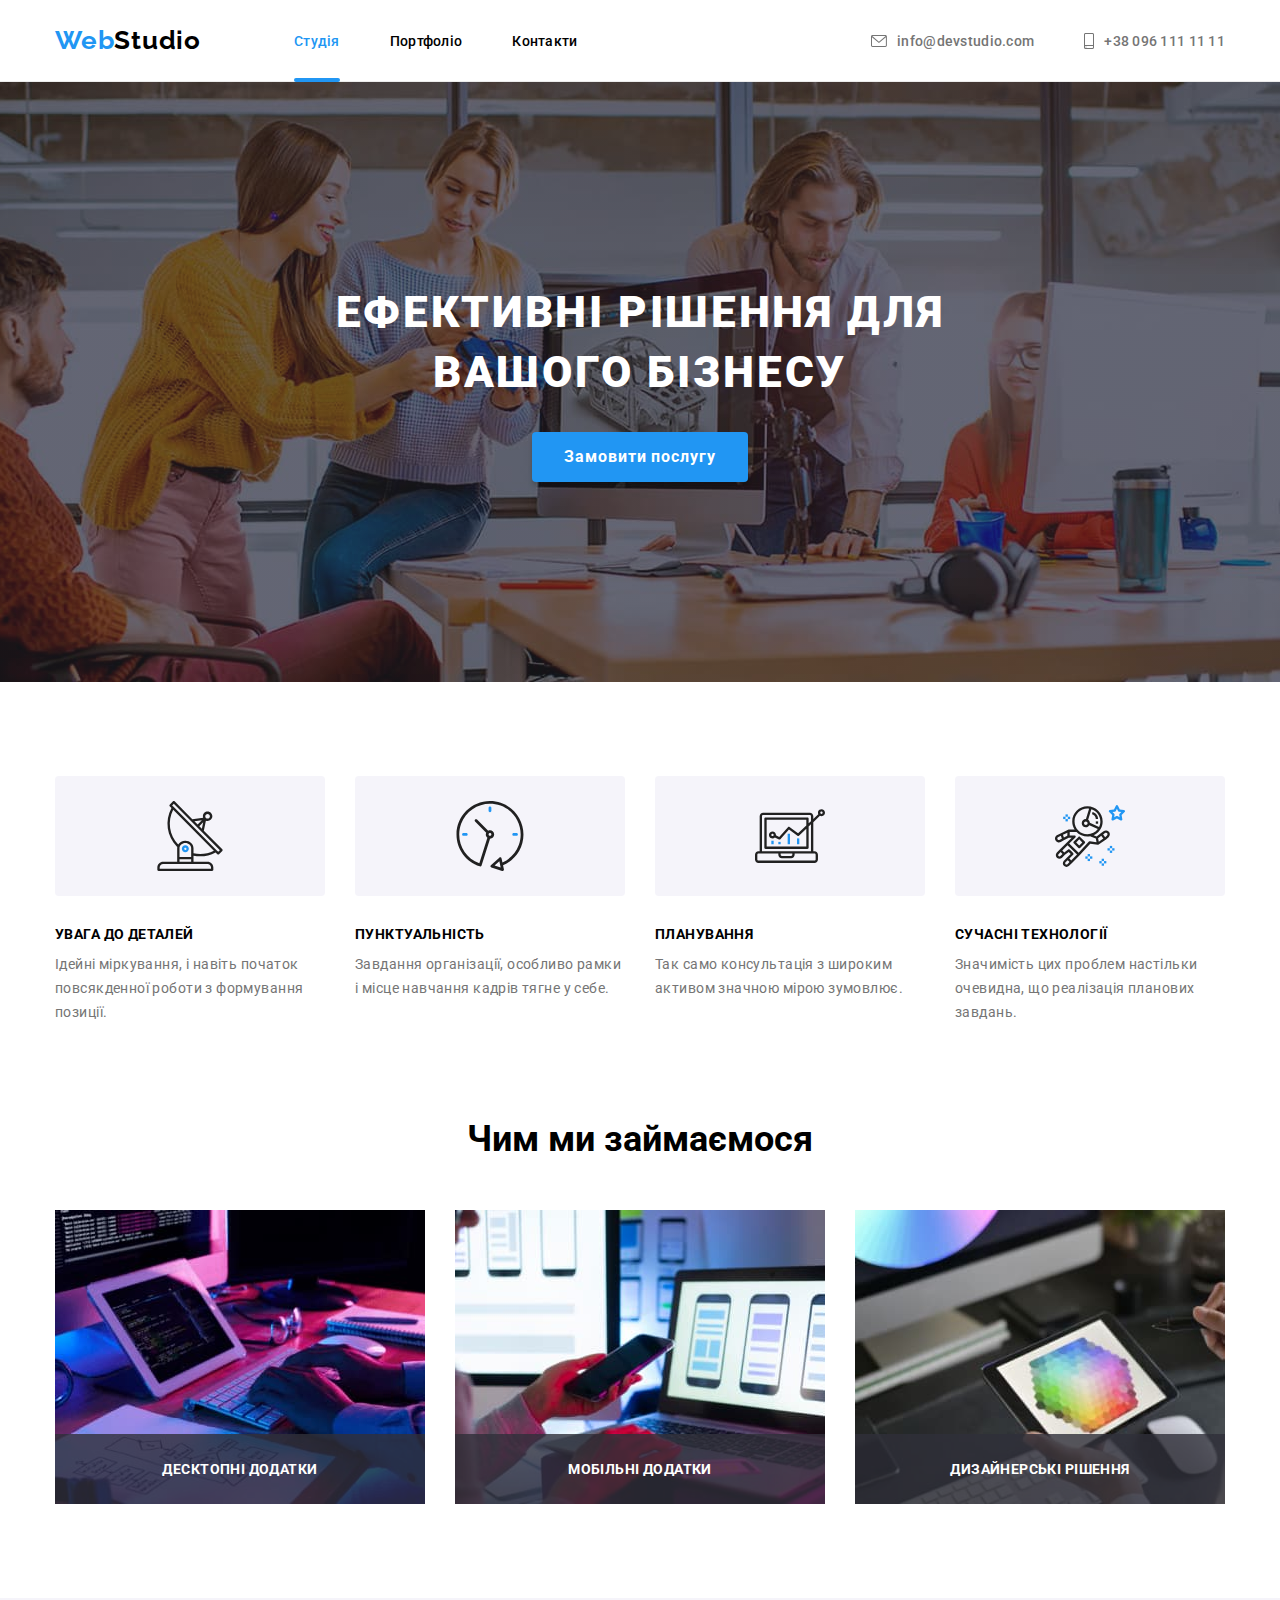
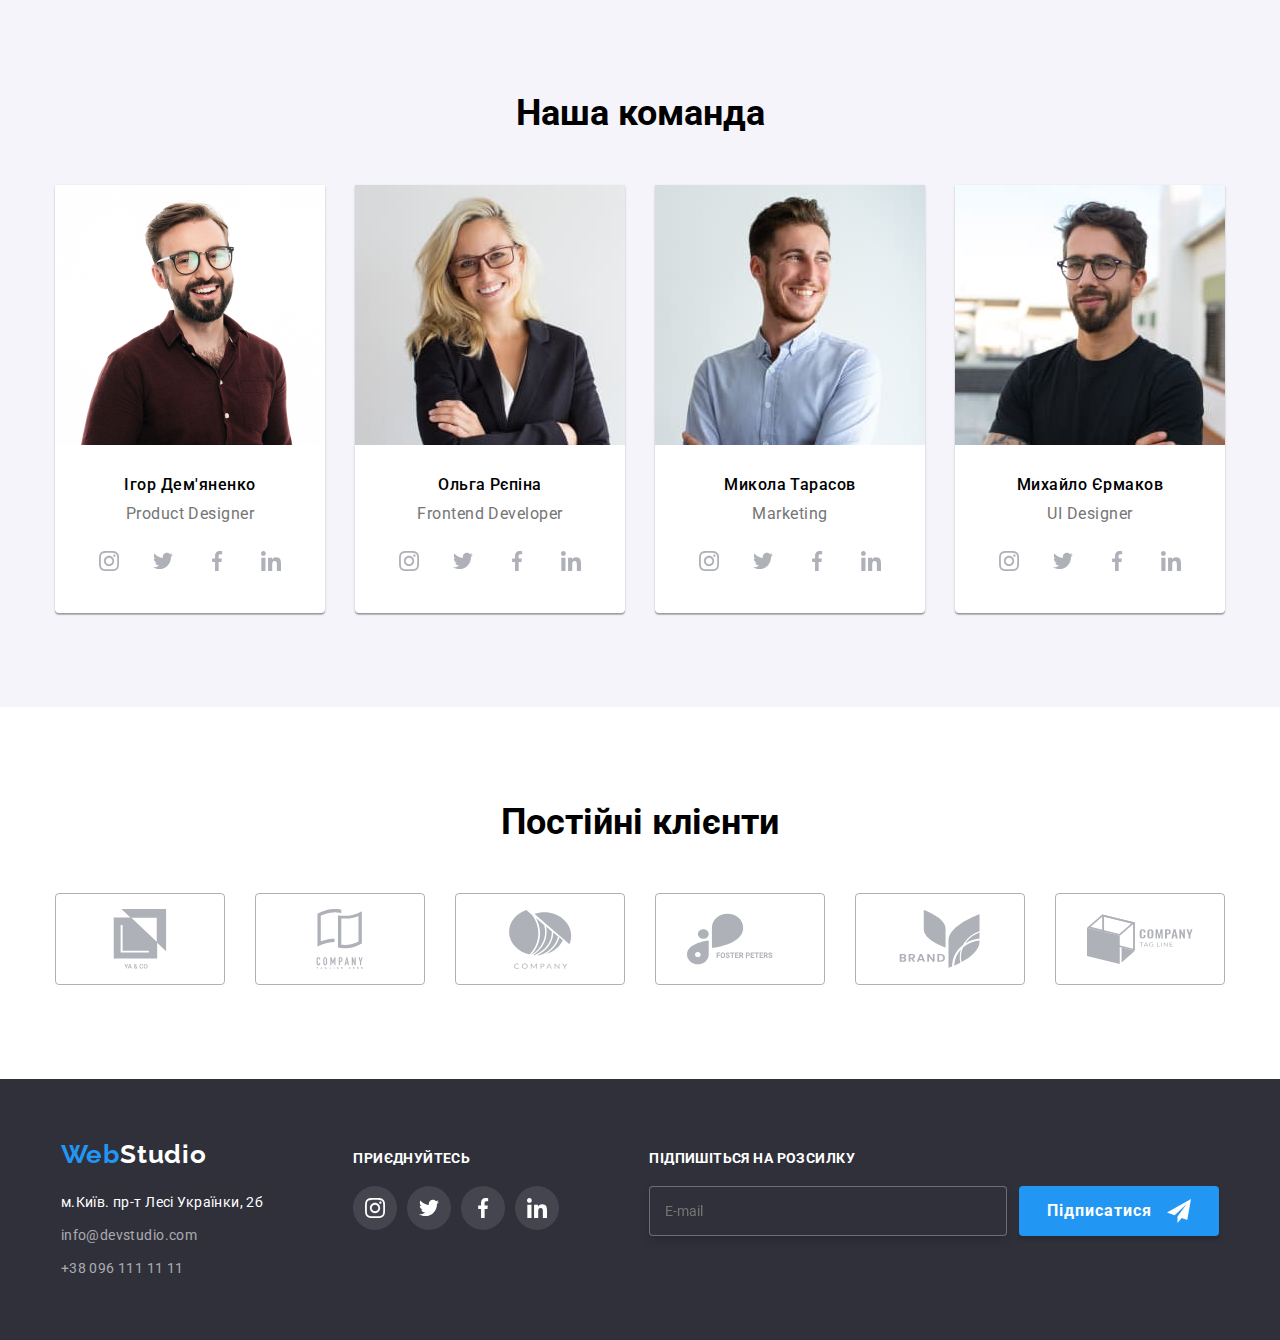
<file: index.html>
<!DOCTYPE html>
<html lang="uk">

<head>
  <meta charset="UTF-8">
  <meta http-equiv="X-UA-Compatible" content="IE=edge">
  <meta name="viewport" content="width=device-width, initial-scale=1.0">
  <link href="https://fonts.googleapis.com/css2?family=Raleway:wght@700&family=Roboto:wght@400;500;700;900&display=swap"
    rel="stylesheet">
  <link rel="stylesheet" href="https://cdnjs.cloudflare.com/ajax/libs/modern-normalize/1.1.0/modern-normalize.min.css">
  <link rel="stylesheet" href="css/main.min.css">
  <title>WebStudio</title>
</head>

<body>
  <!-- HEADER -->
  <header class="header">
    <div class="header__container container">
      <nav class="header__menu">
        <a href="/" class="logo__link logo"><span>Web</span>Studio</a>
        <ul class="menu__list">
          <li class="menu__item"><a href="#" class="menu__link active">Студія</a></li>
          <li class="menu__item"><a href="portfolio.html" class="menu__link">Портфоліо</a></li>
          <li class="menu__item"><a href="#" class="menu__link">Контакти</a></li>
        </ul>
      </nav>
      <ul class="header__contacts">
        <li class="header-contacts__item"><a href="mailto:info@devstudio.com" class="header-contacts__link link--mail">
            <svg class="contacts__icon icon--mail" width="16px" height="12px">
              <use href="./images/icons.svg#envelope"></use>
            </svg>
            info@devstudio.com</a></li>
        <li class="header-contacts__item"><a href="tel:+380961111111" class="header-contacts__link link--tel">
            <svg class="contacts__icon icon--tel" width="10px" height="16px">
              <use href="./images/icons.svg#smartphone"></use>
            </svg>+38 096
            111 11 11</a></li>
      </ul>
      <!-- MobMenu -->
      <button class="mob-menu__btn mob-menu__btn_open" data-menu-open>
        <svg class="mob-menu__icon" width="24" height="16">
          <use href="./images/icons.svg#icon-burger"></use>
        </svg>
      </button>
      <div class="mob-menu_container">
        <div class="mob-menu mob-menu_flex is-hidden" data-menu>
          <div>
            <button class="mob-menu__btn mob-menu__btn_close" data-menu-close>
              <svg class="mob-menu__icon mob-menu__icon_cross" width="40" height="40">
                <use href="./images/icons.svg#icon-close"></use>
              </svg>
            </button>
            <ul class="mob-menu-list list">
              <li class="mob-menu-list__item">
                <a class="mob-menu-list__link active" href="./index.html">Студія</a>
              </li>
              <li class="mob-menu-list__item">
                <a class="mob-menu-list__link" href="./portfolio.html">Портфоліо</a>
              </li>
              <li class="mob-menu-list__item">
                <a class="mob-menu-list__link" href="">Контакти</a>
              </li>
            </ul>
          </div>
          <div class="mob-menu-list__down">
            <ul class="mob-menu-list__contacts">
              <li class="mob-menu-list__contacts-item"><a class="mob-menu-list__tell" href="tel:+380961111111">
                  +38 096 111 11 11</a>
              </li>
              <li class="mob-menu-list__contacts-item">
                <a class="mob-menu-list__mail" href="mailto:info@devstudio.com">info@devstudio.com</a>
              </li>
            </ul>
            <ul class="mob-menu-list__social">
              <li class="mob-menu-list__social-item">Instagram</li>
              <li class="mob-menu-list__social-item">Twitter</li>
              <li class="mob-menu-list__social-item">Facebook</li>
              <li class="mob-menu-list__social-item">LinkedIn</li>
            </ul>
          </div>
        </div>
      </div>

    </div>
  </header>
  <!-- /HEADER -->

  <!-- MAIN -->
  <main class="page">
    <!-- INTRO -->
    <section class="intro">
      <div class="intro__container container">
        <h1 class="intro__title">Ефективні рішення для вашого бізнесу</h1>
        <button type="button" class="intro__button" data-modal-open>Замовити послугу</button>
      </div>
    </section>
    <!-- ADVANTAGES -->
    <section class="section advantages">
      <div class="advantages__container container">
        <h2 class="advantages__title--hidden title-block">Принцип роботи</h2>
        <ul class="advantages__list">
          <li class="advantages__item advantages__item--antenna">
            <h3 class="advantages__subtitle">УВАГА ДО ДЕТАЛЕЙ</h3>
            <p class="advantages__text">Ідейні міркування, і навіть початок повсякденної роботи з формування позиції.
            </p>
          </li>
          <li class="advantages__item advantages__item--clock">
            <h3 class="advantages__subtitle">ПУНКТУАЛЬНІСТЬ</h3>
            <p class="advantages__text">Завдання організації, особливо рамки і місце навчання кадрів тягне у себе.</p>
          </li>
          <li class="advantages__item advantages__item--diagram">
            <h3 class="advantages__subtitle">ПЛАНУВАННЯ</h3>
            <p class="advantages__text">Так само консультація з широким активом значною мірою зумовлює.</p>
          </li>
          <li class="advantages__item advantages__item--astronaut">
            <h3 class="advantages__subtitle">СУЧАСНІ ТЕХНОЛОГІЇ</h3>
            <p class="advantages__text">Значимість цих проблем настільки очевидна, що реалізація планових завдань.</p>
          </li>
        </ul>
      </div>
    </section>
    <!-- What-We-Do -->
    <section class="section whatwedo">
      <div class="whatwedo__container container">
        <h2 class="whatwedo__title title-block">Чим ми займаємося</h2>
        <ul class="whatwedo__gallery gallery">
          <li class="whatwedo__item">
            <img srcset="images/whatwedo/whatwedo_img1@2x.jpg 2x" src="images/whatwedo/whatwedo_img1.jpg"
              alt="людина працює за комп'ютером" width="370" />
            <div class="whatwedo__overlay">
              <p class="whatwedo__text">Десктопні додатки</p>
            </div>
          </li>
          <li class="whatwedo__item">
            <img srcset="images/whatwedo/whatwedo_img2@2x.jpg 2x" src="images/whatwedo/whatwedo_img2.jpg"
              alt="жінка розробляє макет в ноутбуці" width="370">
            <div class="whatwedo__overlay">
              <p class="whatwedo__text">Мобільні додатки</p>
            </div>
          </li>
          <li class="whatwedo__item">
            <img srcset="images/whatwedo/whatwedo_img3@2x.jpg 2x" src="images/whatwedo/whatwedo_img3.jpg"
              alt="жінка дивиться палітру кольорів в планшеті" width="370">
            <div class="whatwedo__overlay">
              <p class="whatwedo__text">Дизайнерські рішення</p>
            </div>
          </li>
        </ul>
      </div>
    </section>
    <!-- TEAM -->
    <section class="section team">
      <div class="team__container container">
        <h2 class="team__title title-block">Наша команда</h2>
        <ul class="team__list">
          <li class="team__item item-team">
            <picture>
              <source
                srcset="./images/team/product-designer/desktop-product-designer.img.jpg 1x, ./images/team/product-designer/desktop-product-designer.img@2x.jpg 2x"
                media="(min-width: 1200px)">

              <source
                srcset="./images/team/product-designer/tablet-product-designer-img.jpg 1x, ./images/team/product-designer/tablet-product-designer-img@2x.jpg 2x"
                media="(min-width: 768px)">

              <source
                srcset="./images/team/product-designer/mobile-product-designer-img.jpg 1x, ./images/team/product-designer/mobile-product-designer-img@2x.jpg 2x"
                media="(min-width: 480px)">

              <img src="./images/team/product-designer/desktop-product-designer.img.jpg" alt="фото Ігора">
            </picture>
            <div class="item-team__content">
              <h3 class="item-team__title">Ігор Дем'яненко</h3>
              <p class="item-team__text" lang="en">Product Designer</p>
              <ul class="team-icon__list">
                <li class="team-icon__item">
                  <a class="team-icon__link" href="#" target="_blank">
                    <svg class="team__icon icon--instagram" width="20px" height="20px">
                      <use href="./images/icons.svg#instagram"></use>
                    </svg>
                  </a>
                </li>
                <li class="team-icon__item">
                  <a class="team-icon__link" href="#" target="_blank">
                    <svg class="team__icon icon--twitter" width="20px" height="20px">
                      <use href="./images/icons.svg#twitter"></use>
                    </svg>
                  </a>
                </li>
                <li class="team-icon__item">
                  <a class="team-icon__link" href="#" target="_blank">
                    <svg class="team__icon icon--facebook" width="20" height="20">
                      <use href="./images/icons.svg#facebook"></use>
                    </svg>
                  </a>
                </li>
                <li class="team-icon__item">
                  <a class="team-icon__link" href="#" target="_blank">
                    <svg class="team__icon icon--linkedin" width="20px" height="20px">
                      <use href="./images/icons.svg#linkedin"></use>
                    </svg>
                  </a>
                </li>
              </ul>
            </div>
          </li>
          <li class="team__item item-team">
            <picture>
              <source
                srcset="./images/team/frontend-developer/desktop-frontend-developer.jpg 1x, ./images/team/frontend-developer/desktop-frontend-developer@2x.jpg 2x"
                media="(min-width: 1200px)">

              <source
                srcset="./images/team/frontend-developer/tablet-frontend-developer.img.jpg 1x, ./images/team/frontend-developer/tablet-frontend-developer.img@2x.jpg"
                media="(min-width: 768px)">

              <source
                srcset="./images/team/frontend-developer/mobile-frontend-developer.img.jpg 1x, ./images/team/frontend-developer/mobile-frontend-developer@2x.jpg 2x"
                media="(min-width: 480px)">
              <img src="./images/team/frontend-developer/desktop-frontend-developer.jpg" alt="фото Ольги">
            </picture>
            <div class="item-team__content">
              <h3 class="item-team__title">Ольга Рєпіна</h3>
              <p class="item-team__text" lang="en">Frontend Developer</p>
              <ul class="team-icon__list">
                <li class="team-icon__item">
                  <a class="team-icon__link" href="#" target="_blank">
                    <svg class="team__icon icon--instagram" width="20px" height="20px">
                      <use href="./images/icons.svg#instagram"></use>
                    </svg>
                  </a>
                </li>
                <li class="team-icon__item">
                  <a class="team-icon__link" href="#" target="_blank">
                    <svg class="team__icon icon--twitter" width="20px" height="20px">
                      <use href="./images/icons.svg#twitter"></use>
                    </svg>
                  </a>
                </li>
                <li class="team-icon__item">
                  <a class="team-icon__link" href="#" target="_blank">
                    <svg class="team__icon icon--facebook" width="20" height="20">
                      <use href="./images/icons.svg#facebook"></use>
                    </svg>
                  </a>
                </li>
                <li class="team-icon__item">
                  <a class="team-icon__link" href="#" target="_blank">
                    <svg class="team__icon icon--linkedin" width="20px" height="20px">
                      <use href="./images/icons.svg#linkedin"></use>
                    </svg>
                  </a>
                </li>
              </ul>
            </div>
          </li>
          <li class="team__item item-team">
            <picture>
              <source
                srcset="./images/team/marketing/desktop-marketing.jpg 1x, ./images/team/marketing/desktop-marketing@2x.jpg 2x"
                media="(min-width: 1200px)">

              <source
                srcset="./images/team/marketing/tablet-marketing.jpg 1x, ./images/team/marketing/tablet-marketing@2x.jpg"
                media="(min-width: 768px)">

              <source
                srcset="./images/team/marketing/mobile-marketing.jpg 1x, ./images/team/marketing/mobile-marketing@2x.jpg 2x"
                media="(min-width: 480px)">

              <img src="./images/team/marketing/desktop-marketing.jpg" alt="фото Миколи">
            </picture>
            <div class="item-team__content">
              <h3 class="item-team__title">Микола Тарасов</h3>
              <p class="item-team__text" lang="en">Marketing</p>
              <ul class="team-icon__list">
                <li class="team-icon__item">
                  <a class="team-icon__link" href="#" target="_blank">
                    <svg class="team__icon icon--instagram" width="20px" height="20px">
                      <use href="./images/icons.svg#instagram"></use>
                    </svg>
                  </a>
                </li>
                <li class="team-icon__item">
                  <a class="team-icon__link" href="#" target="_blank">
                    <svg class="team__icon icon--twitter" width="20px" height="20px">
                      <use href="./images/icons.svg#twitter"></use>
                    </svg>
                  </a>
                </li>
                <li class="team-icon__item">
                  <a class="team-icon__link" href="#" target="_blank">
                    <svg class="team__icon icon--facebook" width="20" height="20">
                      <use href="./images/icons.svg#facebook"></use>
                    </svg>
                  </a>
                </li>
                <li class="team-icon__item">
                  <a class="team-icon__link" href="#" target="_blank">
                    <svg class="team__icon icon--linkedin" width="20px" height="20px">
                      <use href="./images/icons.svg#linkedin"></use>
                    </svg>
                  </a>
                </li>
              </ul>
            </div>
          </li>
          <li class="team__item item-team">
            <picture>
              <source
                srcset="./images/team/ui-designer/desktop-ui-designer.jpg 1x, ./images/team/ui-designer/desktop-ui-designer@2x.jpg 2x"
                media="(min-width: 1200px)">

              <source
                srcset="./images/team/ui-designer/tablet-ui-designer.jpg 1x, ./images/team/ui-designer/tablet-ui-designer@2x.jpg"
                media="(min-width: 768px)">

              <source
                srcset="./images/team/ui-designer/mobile-ui-designer.jpg 1x, ./images/team/ui-designer/mobile-ui-designer@2x.jpg 2x"
                media="(min-width: 480px)">

              <img src="./images/team/ui-designer/desktop-ui-designer.jpg" alt="фото Михайла">
            </picture>
            <div class="item-team__content">
              <h3 class="item-team__title">Михайло Єрмаков</h3>
              <p class="item-team__text" lang="en">UI Designer</p>
              <ul class="team-icon__list">
                <li class="team-icon__item">
                  <a class="team-icon__link" href="#" target="_blank">
                    <svg class="team__icon icon--instagram" width="20px" height="20px">
                      <use href="./images/icons.svg#instagram"></use>
                    </svg>
                  </a>
                </li>
                <li class="team-icon__item">
                  <a class="team-icon__link" href="#" target="_blank">
                    <svg class="team__icon icon--twitter" width="20px" height="20px">
                      <use href="./images/icons.svg#twitter"></use>
                    </svg>
                  </a>
                </li>
                <li class="team-icon__item">
                  <a class="team-icon__link" href="#" target="_blank">
                    <svg class="team__icon icon--facebook" width="20" height="20">
                      <use href="./images/icons.svg#facebook"></use>
                    </svg>
                  </a>
                </li>
                <li class="team-icon__item">
                  <a class="team-icon__link" href="#" target="_blank">
                    <svg class="team__icon icon--linkedin" width="20px" height="20px">
                      <use href="./images/icons.svg#linkedin"></use>
                    </svg>
                  </a>
                </li>
              </ul>
            </div>
          </li>
        </ul>
      </div>
    </section>
    <section class="clients section">
      <div class="clients__container container">
        <h2 class="clients__title title-block">Постійні клієнти</h2>
        <ul class="clients__list">
          <li class="clients__item">
            <a class="clients__link" href="#" target="_blank">
              <svg class="clients__icon" width="106" height="60">
                <use href="./images/icons.svg#ya-co"></use>
              </svg>
            </a>
          </li>
          <li class="clients__item">
            <a class="clients__link" href="#" target="_blank">
              <svg class="clients__icon" width="106" height="60">
                <use href="./images/icons.svg#tagline"></use>
              </svg>
            </a>
          </li>
          <li class="clients__item">
            <a class="clients__link" href="#" target="_blank">
              <svg class="clients__icon" width="106" height="60">
                <use href="./images/icons.svg#company"></use>
              </svg>
            </a>
          </li>
          <li class="clients__item">
            <a class="clients__link" href="#" target="_blank">
              <svg class="clients__icon" width="106" height="60">
                <use href="./images/icons.svg#foster"></use>
              </svg>
            </a>
          </li>
          <li class="clients__item">
            <a class="clients__link" href="#" target="_blank">
              <svg class="clients__icon" width="106" height="60">
                <use href="./images/icons.svg#brand"></use>
              </svg>
            </a>
          </li>
          <li class="clients__item">
            <a class="clients__link" href="#" target="_blank">
              <svg class="clients__icon" width="106" height="60">
                <use href="./images/icons.svg#tag-line"></use>
              </svg>
            </a>
          </li>
        </ul>
      </div>
    </section>
  </main>
  <!-- /MAIN -->
  <!-- FOOTER -->
  <footer class="footer">
    <div class="footer__container container">
      <div class="footer__info">
        <a href="/" class="footer-logo logo__link "><span>Web</span>Studio</a>
        <address class="footer__address address">
          <ul class="address__list">
            <li><a href="https://goo.gl/maps/fDBCQv3pAZJWur3u7" target="_blank" rel="noreferrer noopener nofollow"
                class="address__link--white">м.Київ. пр-т Лесі Українки, 2б</a></li>
            <li><a href="mailto:info@devstudio.com" class="address__link">info@devstudio.com</a></li>
            <li><a href="tel:+380961111111" class="address__link">+38 096 111 11 11</a></li>
          </ul>
        </address>
      </div>
      <div class="footer__socials socials">
        <p class="socials__title">приєднуйтесь</p>
        <ul class="socials__list">
          <li class="socials__item">
            <a class="socials__link" href="#" target="_blank">
              <svg class="socials__icon" width="20" height="20">
                <use href="./images/icons.svg#instagram"></use>
              </svg>
            </a>
          </li>
          <li class="socials__item">
            <a class="socials__link" href="#" target="_blank">
              <svg class="socials__icon" width="20" height="20">
                <use href="./images/icons.svg#twitter"></use>
              </svg>
            </a>
          </li>
          <li class="socials__item">
            <a class="socials__link" href="#" target="_blank">
              <svg class="socials__icon" width="20" height="20">
                <use href="./images/icons.svg#facebook"></use>
              </svg>
            </a>
          </li>
          <li class="socials__item">
            <a class="socials__link" href="#" target="_blank">
              <svg class="socials__icon" width="20" height="20">
                <use href="./images/icons.svg#linkedin"></use>
              </svg>
            </a>
          </li>
        </ul>
      </div>
      <!-- FOOTER-FORM -->
      <form class="footer__form form">
        <p class="footer-form__title">Підпишіться на розсилку</p>
        <div class="footer-form__wrapper">
          <input class="footer-form__email" type="email" name="useremail" placeholder="E-mail"
            pattern="[a-z0-9._%+-]+@[a-z0-9.-]+\.[a-z]{2,4}$">
          <button class="footer-form__btn" type="submit">Підписатися
            <svg class="footer-form__icon icon--check-mark" width="24" height="24">
              <use href="./images/icons.svg#check-mark"></use>
            </svg>
            <svg class="footer-form__icon icon--send" width="24" height="24">
              <use href="./images/icons.svg#icon-send"></use>
            </svg>
          </button>
        </div>
      </form>
      <!--/ FOOTER-FORM -->
    </div>
  </footer>
  <!--/ FOOTER -->
  <!-- BACKDROP -->
  <div class="backdrop backdrop--hidden" data-modal>
    <div class="modal">
      <button class="modal__btn" type="button" data-modal-close></button>
      <!-- BACKDROP-FORM -->
      <form class="modal__form form">
        <p class="modal__title">Залиште свої дані, ми вам передзвонимо</p>
        <label class="modal__label" for="person">
          <span class="modal__subtitle">Імʼя</span>
        </label>
        <div class="modal__wrapper">
          <input class="modal__input input--person" type="text" required pattern="[a-zA-Zа-яА-ЯіІїЇʼҐґєЄ]+"
            name="username" id="person">
          <svg class="modal__icon icon--person" width="18" height="18">
            <use href="./images/icons.svg#person"></use>
          </svg>
        </div>
        <label class="modal__label" for="phone">
          <span class="modal__subtitle">Телефон</span>
        </label>
        <div class="modal__wrapper">
          <input class="modal__input input--phone" type="tel" name="userphone" id="phone"
            pattern="[0-9]{3}-[0-9]{3}-[0-9]{2}-[0-9]{2}" required>
          <svg class="modal__icon icon--phone" width="18" height="18">
            <use href="./images/icons.svg#phone"></use>
          </svg>
        </div>
        <label class="modal__label" for="email">
          <span class="modal__subtitle">Пошта</span>
        </label>
        <div class="modal__wrapper">
          <input class="modal__input input--email" type="email" name="useremail" id="email" required
            pattern="[a-z0-9._%+-]+@[a-z0-9.-]+\.[a-z]{2,4}$">
          <svg class="modal__icon icon--email" width="18" height="18">
            <use href="./images/icons.svg#email"></use>
          </svg>
        </div>
        <label class="modal__label" for="message">
          <span class="modal__subtitle">Пошта</span>
        </label>
        <textarea name="usermessage" class="modal__message" placeholder="Введіть текст" id="message"></textarea>

        <label class="modal__label label--checkbox">
          <input class="modal__checkbox checkbox" type="checkbox" name="userpolicy" required>
          <svg class="checkbox-icon__wrap" width="16" height="15">
            <use class="checkbox-icon__inner" href="./images/icons.svg#check-mark"></use>
          </svg>
          Погоджуюся з розсилкою та приймаю&nbsp;<a href="#">Умови договору</a>
        </label>
        <button class="modal-form__btn" type="submit">Відправити</button>
      </form>
      <!--/ BACKDROP-FORM -->
    </div>
  </div>
  <!--/ BACKDROP -->
  <script src="./js/modal.js"></script>
  <script src="./js/mobile-menu.js"></script>
</body>

</html>
</file>
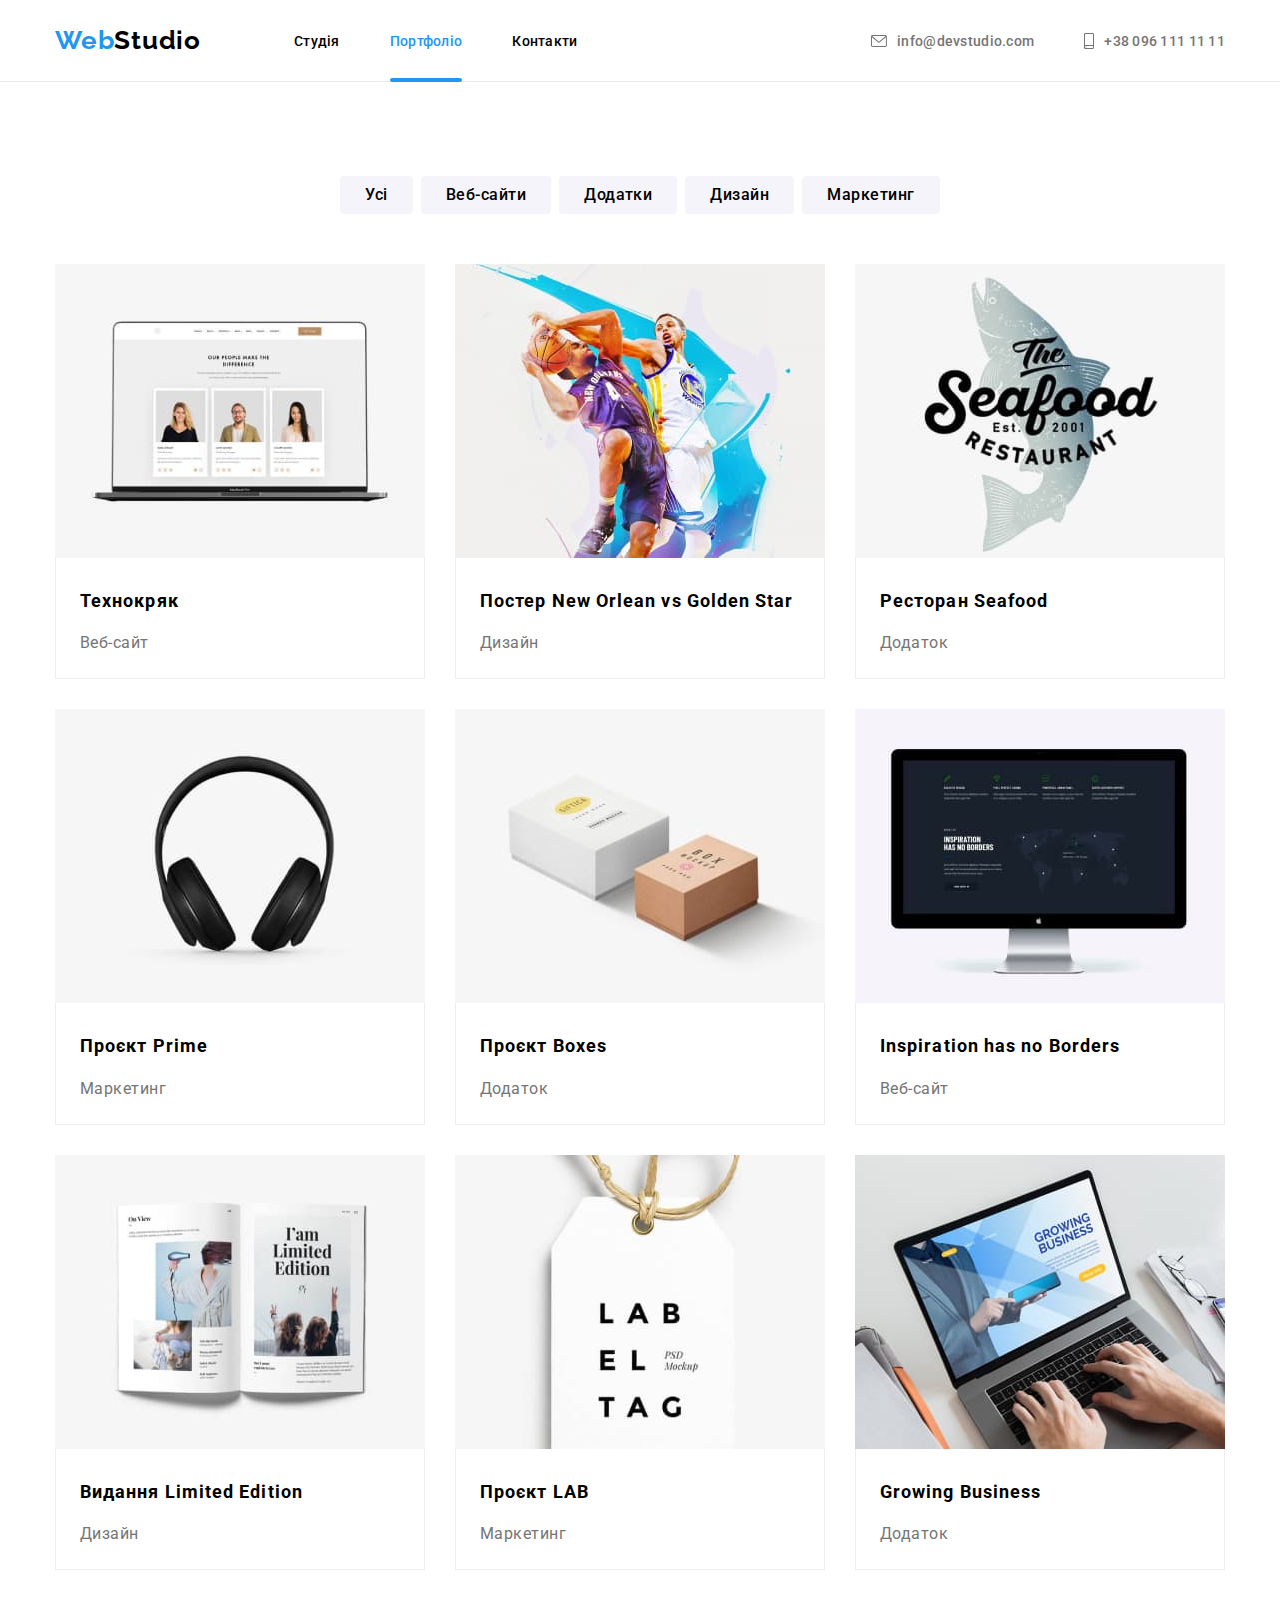
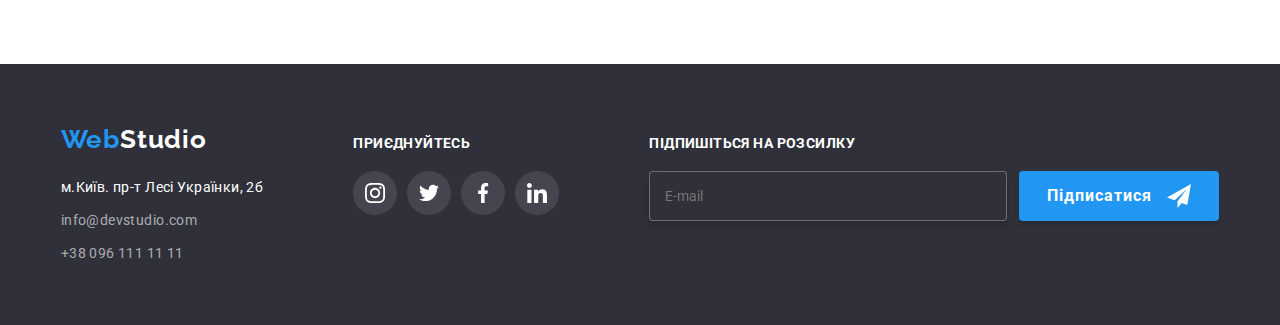
<file: portfolio.html>
<!DOCTYPE html>
<html lang="uk">

<head>
  <meta charset="UTF-8">
  <meta http-equiv="X-UA-Compatible" content="IE=edge">
  <meta name="viewport" content="width=device-width, initial-scale=1.0">
  <link href="https://fonts.googleapis.com/css2?family=Raleway:wght@700&family=Roboto:wght@400;500;700;900&display=swap"
    rel="stylesheet">
  <link rel="stylesheet" href="https://cdnjs.cloudflare.com/ajax/libs/modern-normalize/1.1.0/modern-normalize.min.css">
  <link rel="stylesheet" href="css/main.min.css">
  <title>WebStudio/portfolio</title>
</head>

<body>
  <header class="header">
    <div class="header__container container">
      <nav class="header__menu menu">
        <a href="./index.html" class="logo__link logo"><span>Web</span>Studio</a>
        <ul class="menu__list">
          <li class="menu__item"><a href="./index.html" class="menu__link">Студія</a></li>
          <li class="menu__item"><a href="#" class="menu__link active">Портфоліо</a></li>
          <li class="menu__item"><a href="#" class="menu__link">Контакти</a></li>
        </ul>
      </nav>
      <ul class="header__contacts">
        <li class="header-contacts__item"><a href="mailto:info@devstudio.com" class="header-contacts__link link--mail">
            <svg class="contacts__icon icon--mail" width="16px" height="12px">
              <use href="./images/icons.svg#envelope"></use>
            </svg>
            info@devstudio.com</a></li>
        <li class="header-contacts__item"><a href="tel:+380961111111" class="header-contacts__link link--tel">
            <svg class="contacts__icon icon--tel" width="10px" height="16px">
              <use href="./images/icons.svg#smartphone"></use>
            </svg>+38 096
            111 11 11</a></li>
      </ul>

      <!-- MobMenu -->
      <button class="mob-menu__btn mob-menu__btn_open" data-menu-open>
        <svg class="mob-menu__burger" width="24" height="16">
          <use href="./images/icons.svg#icon-burger"></use>
        </svg>
      </button>
      <div class="mob-menu mob-menu_flex is-hidden" data-menu>
        <div>
          <button class="mob-menu__btn mob-menu__btn_close" data-menu-close>
            <svg class="mob-menu__cross" width="40" height="40">
              <use href="./images/icons.svg#icon-close"></use>
            </svg>
          </button>
          <ul class="mob-menu-list list">
            <li class="mob-menu-list__item">
              <a class="mob-menu-list__link" href="./index.html">Студія</a>
            </li>
            <li class="mob-menu-list__item">
              <a class="mob-menu-list__link active" href="./portfolio.html">Портфоліо</a>
            </li>
            <li class="mob-menu-list__item">
              <a class="mob-menu-list__link" href="">Контакти</a>
            </li>
          </ul>
        </div>
        <div class="mob-menu-list__down">
          <ul class="mob-menu-list__contacts">
            <li class="mob-menu-list__contacts-item"><a class="mob-menu-list__tell" href="tel:+380961111111">
                +38 096 111 11 11</a>
            </li>
            <li class="mob-menu-list__contacts-item">
              <a class="mob-menu-list__mail" href="mailto:info@devstudio.com">info@devstudio.com</a>
            </li>
          </ul>
          <ul class="mob-menu-list__social">
            <li class="mob-menu-list__social-item">Instagram</li>
            <li class="mob-menu-list__social-item">Twitter</li>
            <li class="mob-menu-list__social-item">Facebook</li>
            <li class="mob-menu-list__social-item">LinkedIn</li>
          </ul>
        </div>
      </div>
    </div>
  </header>
  <!-- MAIN -->
  <main class="page__portfolio portfolio">
    <section class="ourworks section">
      <div class="ourworks__container container">
        <h2 class="ourworks__title--hidden title-block">Наші роботи</h2>
        <ul class="ourworks-list__buttons buttons">
          <li class="buttons__item"><button class="btn" type="button">Усі</button></li>
          <li class="buttons__item"><button class="btn" type="button">Веб-сайти</button></li>
          <li class="buttons__item"><button class="btn" type="button">Додатки</button></li>
          <li class="buttons__item"><button class="btn" type="button">Дизайн</button></li>
          <li class="buttons__item"><button class="btn" type="button">Маркетинг</button></li>
        </ul>
        <!-- PORTFOLIO -->
        <ul class="ourworks-cards__list">
          <li class="ourworks-card__item">
            <a class="ourworks-card__link" href="#" target="_blank">
              <div class="ourworks-card__overlay">
                <picture>
                  <source
                    srcset="./images/portfolio/desctop/portfolio1.jpg 1x, ./images/portfolio/desctop/portfolio1@2x.jpg 2x"
                    media="(min-width: 1200px)">

                  <source
                    srcset="./images/portfolio/tablet/tablet-portfolio1.jpg 1x, ./images/portfolio/tablet/tablet-portfolio1@2x.jpg 2x"
                    media="(min-width: 768px)">

                  <source
                    srcset="./images/portfolio/mobile/mobile-portfolio1.jpg 1x, ./images/portfolio/mobile/mobile-portfolio1@2x.jpg 2x">
                  <img class="ourworks-card__img" src="./images/portfolio/desctop/portfolio1.jpg" alt="Технокряк">
                </picture>
                <p class="overlay-card__text">
                  Ресурс пропонує комплексні пропозиції з різним рівнем функціоналу та сервісів. Все це дозволить
                  відвідувачу отримати вичерпні відомості про компанію чи приватну особу.
                </p>
              </div>
              <div class="ourworks-card__content">
                <h3 class="ourworks-card__title">Технокряк</h3>
                <p class="ourworks-card__text">Веб-сайт</p>
              </div>
            </a>
          </li>
          <li class="ourworks-card__item">
            <a class="ourworks-card__link" href="#" target="_blank">
              <div class="ourworks-card__overlay">
                <picture>
                  <source
                    srcset="./images/portfolio/desctop/portfolio2.jpg 1x, ./images/portfolio/desctop/portfolio2@2x.jpg 2x"
                    media="(min-width: 1200px)">

                  <source
                    srcset="./images/portfolio/tablet/tablet-portfolio2.jpg 1x, ./images/portfolio/tablet/tablet-portfolio2@2x.jpg 2x"
                    media="(min-width: 768px)">

                  <source
                    srcset="./images/portfolio/mobile/mobile-portfolio2.jpg 1x, ./images/portfolio/mobile/mobile-portfolio2@2x.jpg 2x">
                  <img class="ourworks-card__img" src="./images/portfolio/desctop/portfolio2.jpg"
                    alt="Постер New Orlean vs Golden Star">
                </picture>
                <p class="overlay-card__text">
                  Ресурс пропонує комплексні пропозиції з різним рівнем функціоналу та сервісів. Все це дозволить
                  відвідувачу отримати вичерпні відомості про компанію чи приватну особу.
                </p>
              </div>
              <div class="ourworks-card__content">
                <h3 class="ourworks-card__title">Постер <span lang="en">New Orlean vs Golden Star</span></h3>
                <p class="ourworks-card__text">Дизайн</p>
              </div>
            </a>
          </li>
          <li class="ourworks-card__item">
            <a class="ourworks-card__link" href="#" target="_blank">
              <div class="ourworks-card__overlay">
                <picture>
                  <source
                    srcset="./images/portfolio/desctop/portfolio3.jpg 1x, ./images/portfolio/desctop/portfolio3@2x.jpg 2x"
                    media="(min-width: 1200px)">

                  <source
                    srcset="./images/portfolio/tablet/tablet-portfolio3.jpg 1x, ./images/portfolio/tablet/tablet-portfolio3@2x.jpg 2x"
                    media="(min-width: 768px)">

                  <source
                    srcset="./images/portfolio/mobile/mobile-portfolio3.jpg 1x, ./images/portfolio/mobile/mobile-portfolio3@2x.jpg 2x">
                  <img class="ourworks-card__img" src="./images/portfolio/desctop/portfolio3.jpg"
                    alt="Ресторан Seafood">
                </picture>
                <p class="overlay-card__text">
                  Ресурс пропонує комплексні пропозиції з різним рівнем функціоналу та сервісів. Все це дозволить
                  відвідувачу отримати вичерпні відомості про компанію чи приватну особу.
                </p>
              </div>
              <div class="ourworks-card__content">
                <h3 class="ourworks-card__title">Ресторан <span lang="en">Seafood</span></h3>
                <p class="ourworks-card__text">Додаток</p>
              </div>
            </a>
          </li>
          <li class="ourworks-card__item">
            <a class="ourworks-card__link" href="#" target="_blank">
              <div class="ourworks-card__overlay">
                <picture>
                  <source
                    srcset="./images/portfolio/desctop/portfolio4.jpg 1x, ./images/portfolio/desctop/portfolio4@2x.jpg 2x"
                    media="(min-width: 1200px)">

                  <source
                    srcset="./images/portfolio/tablet/tablet-portfolio4.jpg 1x, ./images/portfolio/tablet/tablet-portfolio4@2x.jpg 2x"
                    media="(min-width: 768px)">

                  <source
                    srcset="./images/portfolio/mobile/mobile-portfolio4.jpg 1x, ./images/portfolio/mobile/mobile-portfolio4@2x.jpg 2x">
                  <img class="ourworks-card__img" src="./images/portfolio/desctop/portfolio4.jpg" alt="Проєкт Prime">
                </picture>
                <p class="overlay-card__text">
                  Ресурс пропонує комплексні пропозиції з різним рівнем функціоналу та сервісів. Все це дозволить
                  відвідувачу отримати вичерпні відомості про компанію чи приватну особу.
                </p>
              </div>
              <div class="ourworks-card__content">
                <h3 class="ourworks-card__title">Проєкт <span lang="en">Prime</span></h3>
                <p class="ourworks-card__text">Маркетинг</p>
              </div>
            </a>
          </li>
          <li class="ourworks-card__item">
            <a class="ourworks-card__link" href="#" target="_blank">
              <div class="ourworks-card__overlay">
                <picture>
                  <source
                    srcset="./images/portfolio/desctop/portfolio5.jpg 1x, ./images/portfolio/desctop/portfolio5@2x.jpg 2x"
                    media="(min-width: 1200px)">

                  <source
                    srcset="./images/portfolio/tablet/tablet-portfolio5.jpg 1x, ./images/portfolio/tablet/tablet-portfolio5@2x.jpg 2x"
                    media="(min-width: 768px)">

                  <source
                    srcset="./images/portfolio/mobile/mobile-portfolio5.jpg 1x, ./images/portfolio/mobile/mobile-portfolio5@2x.jpg 2x">
                  <img class="ourworks-card__img" src="./images/portfolio/desctop/portfolio5.jpg" alt="Проєкт Boxes">
                </picture>
                <p class="overlay-card__text">
                  Ресурс пропонує комплексні пропозиції з різним рівнем функціоналу та сервісів. Все це дозволить
                  відвідувачу отримати вичерпні відомості про компанію чи приватну особу.
                </p>
              </div>
              <div class="ourworks-card__content">
                <h3 class="ourworks-card__title">Проєкт <span lang="en">Boxes</span></h3>
                <p class="ourworks-card__text">Додаток</p>
              </div>
            </a>
          </li>
          <li class="ourworks-card__item">
            <a class="ourworks-card__link" href="#" target="_blank">
              <div class="ourworks-card__overlay">
                <picture>
                  <source
                    srcset="./images/portfolio/desctop/portfolio6.jpg 1x, ./images/portfolio/desctop/portfolio6@2x.jpg 2x"
                    media="(min-width: 1200px)">

                  <source
                    srcset="./images/portfolio/tablet/tablet-portfolio6.jpg 1x, ./images/portfolio/tablet/tablet-portfolio6@2x.jpg 2x"
                    media="(min-width: 768px)">

                  <source
                    srcset="./images/portfolio/mobile/mobile-portfolio6.jpg 1x, ./images/portfolio/mobile/mobile-portfolio6@2x.jpg 2x">
                  <img class="ourworks-card__img" src="./images/portfolio/desctop/portfolio6.jpg"
                    alt="Inspiration has no Borders">
                </picture>
                <p class="overlay-card__text">
                  Ресурс пропонує комплексні пропозиції з різним рівнем функціоналу та сервісів. Все це дозволить
                  відвідувачу отримати вичерпні відомості про компанію чи приватну особу.
                </p>
              </div>
              <div class="ourworks-card__content">
                <h3 class="ourworks-card__title"><span lang="en">Inspiration has no Borders</span></h3>
                <p class="ourworks-card__text">Веб-сайт</p>
              </div>
            </a>
          </li>
          <li class="ourworks-card__item">
            <a class="ourworks-card__link" href="#" target="_blank">
              <div class="ourworks-card__overlay">
                <picture>
                  <source
                    srcset="./images/portfolio/desctop/portfolio7.jpg 1x, ./images/portfolio/desctop/portfolio7@2x.jpg 2x"
                    media="(min-width: 1200px)">

                  <source
                    srcset="./images/portfolio/tablet/tablet-portfolio7.jpg 1x, ./images/portfolio/tablet/tablet-portfolio7@2x.jpg 2x"
                    media="(min-width: 768px)">

                  <source
                    srcset="./images/portfolio/mobile/mobile-portfolio7.jpg 1x, ./images/portfolio/mobile/mobile-portfolio7@2x.jpg 2x">
                  <img class="ourworks-card__img" src="./images/portfolio/desctop/portfolio7.jpg"
                    alt="Видання Limited Edition">
                </picture>
                <p class="overlay-card__text">
                  Ресурс пропонує комплексні пропозиції з різним рівнем функціоналу та сервісів. Все це дозволить
                  відвідувачу отримати вичерпні відомості про компанію чи приватну особу.
                </p>
              </div>
              <div class="ourworks-card__content">
                <h3 class="ourworks-card__title">Видання <span lang="en">Limited Edition</span></h3>
                <p class="ourworks-card__text">Дизайн</p>
              </div>
            </a>
          </li>
          <li class="ourworks-card__item">
            <a class="ourworks-card__link" href="#" target="_blank">
              <div class="ourworks-card__overlay">
                <picture>
                  <source
                    srcset="./images/portfolio/desctop/portfolio8.jpg 1x, ./images/portfolio/desctop/portfolio8@2x.jpg 2x"
                    media="(min-width: 1200px)">

                  <source
                    srcset="./images/portfolio/tablet/tablet-portfolio8.jpg 1x, ./images/portfolio/tablet/tablet-portfolio8@2x.jpg 2x"
                    media="(min-width: 768px)">

                  <source
                    srcset="./images/portfolio/mobile/mobile-portfolio8.jpg 1x, ./images/portfolio/mobile/mobile-portfolio8@2x.jpg 2x">
                  <img class="ourworks-card__img" src="./images/portfolio/desctop/portfolio8.jpg" alt="Проєкт LAB">
                </picture>
                <p class="overlay-card__text">
                  Ресурс пропонує комплексні пропозиції з різним рівнем функціоналу та сервісів. Все це дозволить
                  відвідувачу отримати вичерпні відомості про компанію чи приватну особу.
                </p>
              </div>
              <div class="ourworks-card__content">
                <h3 class="ourworks-card__title">Проєкт <span lang="en">LAB</span></h3>
                <p class="ourworks-card__text">Маркетинг</p>
              </div>
            </a>
          </li>
          <li class="ourworks-card__item">
            <a class="ourworks-card__link" href="#" target="_blank">
              <div class="ourworks-card__overlay">
                <picture>
                  <source
                    srcset="./images/portfolio/desctop/portfolio9.jpg 1x, ./images/portfolio/desctop/portfolio9@2x.jpg 2x"
                    media="(min-width: 1200px)">

                  <source
                    srcset="./images/portfolio/tablet/tablet-portfolio9.jpg 1x, ./images/portfolio/tablet/tablet-portfolio9@2x.jpg 2x"
                    media="(min-width: 768px)">

                  <source
                    srcset="./images/portfolio/mobile/mobile-portfolio9.jpg 1x, ./images/portfolio/mobile/mobile-portfolio9@2x.jpg 2x">
                  <img class="ourworks-card__img" src="./images/portfolio/desctop/portfolio9.jpg"
                    alt="Growing Business">
                </picture>
                <p class="overlay-card__text">
                  Ресурс пропонує комплексні пропозиції з різним рівнем функціоналу та сервісів. Все це дозволить
                  відвідувачу отримати вичерпні відомості про компанію чи приватну особу.
                </p>
              </div>
              <div class="ourworks-card__content">
                <h3 class="ourworks-card__title"><span lang="en">Growing Business</span></h3>
                <p class="ourworks-card__text">Додаток</p>
              </div>
            </a>
          </li>
        </ul>
      </div>
    </section>
  </main>
  <!-- FOOTER -->
  <footer class="footer">
    <div class="footer__container container">
      <div class="footer__info">
        <a href="/" class="footer-logo logo__link "><span>Web</span>Studio</a>
        <address class="footer__address address">
          <ul class="address__list">
            <li><a href="https://goo.gl/maps/fDBCQv3pAZJWur3u7" target="_blank" rel="noreferrer noopener nofollow"
                class="address__link--white">м.Київ. пр-т Лесі Українки, 2б</a></li>
            <li><a href="mailto:info@devstudio.com" class="address__link">info@devstudio.com</a></li>
            <li><a href="tel:+380961111111" class="address__link">+38 096 111 11 11</a></li>
          </ul>
        </address>
      </div>
      <div class="footer__socials socials">
        <p class="socials__title">приєднуйтесь</p>
        <ul class="socials__list">
          <li class="socials__item">
            <a class="socials__link" href="#" target="_blank">
              <svg class="socials__icon" width="20" height="20">
                <use href="./images/icons.svg#instagram"></use>
              </svg>
            </a>
          </li>
          <li class="socials__item">
            <a class="socials__link" href="#" target="_blank">
              <svg class="socials__icon" width="20" height="20">
                <use href="./images/icons.svg#twitter"></use>
              </svg>
            </a>
          </li>
          <li class="socials__item">
            <a class="socials__link" href="#" target="_blank">
              <svg class="socials__icon" width="20" height="20">
                <use href="./images/icons.svg#facebook"></use>
              </svg>
            </a>
          </li>
          <li class="socials__item">
            <a class="socials__link" href="#" target="_blank">
              <svg class="socials__icon" width="20" height="20">
                <use href="./images/icons.svg#linkedin"></use>
              </svg>
            </a>
          </li>
        </ul>
      </div>
      <!-- FOOTER-FORM -->
      <form class="footer__form form">
        <p class="footer-form__title">Підпишіться на розсилку</p>
        <div class="footer-form__wrapper">
          <input class="footer-form__email" type="email" name="useremail" placeholder="E-mail"
            pattern="[a-z0-9._%+-]+@[a-z0-9.-]+\.[a-z]{2,4}$">
          <button class="footer-form__btn" type="submit">Підписатися
            <svg class="footer-form__icon icon--check-mark" width="24" height="24">
              <use href="./images/icons.svg#check-mark"></use>
            </svg>
            <svg class="footer-form__icon icon--send" width="24" height="24">
              <use href="./images/icons.svg#icon-send"></use>
            </svg>
          </button>
        </div>
      </form>
      <!--/ FOOTER-FORM -->
    </div>
  </footer>
  <!--/ FOOTER -->
  <script src="./js/mobile-menu.js"></script>
</body>

</html>
</file>
<file: css/main.min.css>
a{text-decoration:none}ul,ol,li{list-style:none;margin:0;padding:0}img{display:block}button{cursor:pointer}h1,h2,h3,h4,h5,h6,p{margin:0}body{font-size:14px;color:var(--black-text-colot);font-family:var(--primary-font)}.container{margin:0 auto;padding:0 15px}@media(min-width: 480px){.container{max-width:480px}}@media(min-width: 768px){.container{max-width:768px}}@media(min-width: 1200px){.container{max-width:1200px}}.section{padding:60px 0}@media(min-width: 1200px){.section{padding:94px 0}}:root{--primary-font: "Roboto", sans-serif;--secondary-font: "Raleway", sans-serif;--white-base-color: #fff;--third-background-color: #f5f4fa;--black-background-color: #2F303A;--black-text-color: #212121;--grey-text-color: #757575;--white-alfa-color: rgba(255, 255, 255, 0.6);--blue-accent-color: #2196F3}.advantages__title--hidden,.visually--hidden,.ourworks__title--hidden{position:absolute;width:1px;height:1px;margin:-1px;padding:0;overflow:hidden;border:0;clip:rect(0 0 0 0)}.title-block{font-weight:700;font-size:28px;line-height:1.1785714286;text-align:center;margin-bottom:30px}@media(min-width: 1200px){.title-block{font-size:36px;margin-bottom:50px}}.logo{font-family:var(--secondary-font);font-weight:700;letter-spacing:.03em;font-size:24px;line-height:1.1666666667;padding:16px 0}@media screen and (min-width: 768px){.logo{padding:25px 0}.logo:not(:last-child){margin:0 88px 0 0}}@media screen and (min-width: 1200px){.logo{font-size:26px;line-height:1.1923076923}.logo:not(:last-child){margin:0 93px 0 0}}.logo__link{color:#000}.logo__link span{color:var(--blue-accent-color)}.footer-logo{font-family:var(--secondary-font);font-weight:700;letter-spacing:.03em;font-size:24px;line-height:1.1666666667;color:var(--white-base-color);margin:0 0 20px 0;display:inline-block}@media screen and (min-width: 1200px){.footer-logo{font-size:26px;line-height:1.1923076923}}.backdrop{position:fixed;top:0;left:0;width:100%;height:100%;background:rgba(0,0,0,.2);transition-property:opacity,transform,visibility;transition-duration:250ms;transition-timing-function:cubic-bezier(0.4, 0, 0.2, 1)}.backdrop--hidden{transform:scale(0.5);opacity:0;pointer-events:none;visibility:hidden}.modal{position:absolute;top:50%;left:50%;width:310px;transform:translate(-50%, -50%);background-color:var(--white-base-color);box-shadow:0px 1px 3px rgba(0,0,0,.12),0px 1px 1px rgba(0,0,0,.14),0px 2px 1px rgba(0,0,0,.2);border-radius:4px}@media screen and (min-width: 480px){.modal{width:450px}}@media screen and (min-width: 1200px){.modal{width:528px}}.modal__btn{position:absolute;top:8px;right:8px;width:30px;height:30px;padding:0;border:1px solid rgba(0,0,0,.2);border-radius:50%;background-color:var(--blue-accent-color);transition-property:background-color;transition-duration:250ms;transition-timing-function:cubic-bezier(0.4, 0, 0.2, 1)}.modal__btn:hover{background-color:#fff}.modal__btn::before{position:absolute;top:12px;left:8px;transform:rotate(113deg);content:"";width:18px;height:3px;background-color:#fff;border-radius:2px;transition-property:transform,background-color;transition-duration:250ms;transition-timing-function:cubic-bezier(0.4, 0, 0.2, 1)}.modal__btn::after{position:absolute;top:15px;left:3px;transform:rotate(50deg);content:"";width:14px;height:3px;content:"";background-color:#fff;border-radius:2px;transition-property:transform,background-color;transition-duration:250ms;transition-timing-function:cubic-bezier(0.4, 0, 0.2, 1)}.modal__btn:focus::before,.modal__btn:hover::before{transform:rotate(45deg);background-color:var(--blue-accent-color);top:13px;left:4px;width:20px;height:3px}.modal__btn:focus::after,.modal__btn:hover::after{background-color:var(--blue-accent-color);transform:rotate(-45deg);top:13px;left:4px;width:20px;height:3px}.modal__form{max-width:310px;padding:30px 30px 10px;display:flex;flex-direction:column}@media screen and (min-width: 480px){.modal__form{max-width:450px;padding:40px}}@media(min-width: 1200px){.modal__form{max-width:528px}}.modal__title{font-weight:700;letter-spacing:.03em;font-size:20px;line-height:1.15;text-align:center;color:var(--black-text-color);margin-bottom:12px}.modal__label{margin-bottom:4px}.modal__subtitle{font-size:12px;line-height:1.1666666667;letter-spacing:.01em;color:var(--grey-text-color)}.modal__wrapper{position:relative;margin-bottom:10px}.modal__input{width:100%;height:40px;padding:14px 0 14px 42px;border:1px solid rgba(33,33,33,.2);border-radius:4px;outline:none;transition-property:border;transition-duration:250ms;transition-timing-function:cubic-bezier(0.4, 0, 0.2, 1)}.modal__input:focus{border:1px solid var(--blue-accent-color)}.modal__icon{position:absolute;top:50%;left:15px;transform:translateY(-50%);transition-property:fill;transition-duration:250ms;transition-timing-function:cubic-bezier(0.4, 0, 0.2, 1)}.modal__input:focus+.modal__icon{fill:var(--blue-accent-color)}.modal__message{width:100%;height:120px;padding:12px 16px;margin-bottom:20px;border:1px solid rgba(33,33,33,.2);border-radius:4px;resize:none;outline:none;transition-property:border;transition-duration:250ms;transition-timing-function:cubic-bezier(0.4, 0, 0.2, 1)}.modal__message::placeholder{font-weight:400;font-size:12px;line-height:1.1666666667;letter-spacing:.01em;color:rgba(117,117,117,.5)}.modal__message:focus{border:1px solid var(--blue-accent-color)}.checkbox{appearance:none}.label--checkbox{display:flex;align-items:center;margin:0 0 30px 10px;text-align:center;font-weight:400;font-size:12px;line-height:1.1666666667;letter-spacing:.03em;color:var(--grey-text-color)}.label--checkbox>a{text-decoration:underline;color:var(--blue-accent-color)}@media(min-width: 1200px){.label--checkbox{font-size:14px;line-height:1.7142857143}}.checkbox-icon__wrap{border:2px solid #212121;border-radius:2px;margin-right:9px}.modal__checkbox:checked+.checkbox-icon__wrap{background-color:var(--blue-accent-color);border:none}.modal-form__btn{align-self:center;font-weight:700;font-size:16px;line-height:1.875;color:var(--white-base-color);padding:10px 20px;background:var(--blue-accent-color);box-shadow:0px 4px 4px rgba(0,0,0,.15);border-radius:4px;border:none}@media screen and (min-width: 480px){.modal-form__btn{padding:10px 52px}}.footer-form__title{margin-bottom:20px;font-weight:700;letter-spacing:.03em;text-align:center;line-height:1.1428571429;text-transform:uppercase;color:var(--white-base-color)}@media(min-width: 1200px){.footer-form__title{text-align:start}}.footer-form__wrapper{display:flex;flex-direction:column;align-items:center;row-gap:20px}@media(min-width: 1200px){.footer-form__wrapper{flex-direction:row;column-gap:12px}}.footer-form__email{width:300px;height:50px;padding:15px;background:var(--black-background-color);border:1px solid rgba(255,255,255,.3);filter:drop-shadow(0px 4px 4px rgba(0, 0, 0, 0.15));border-radius:4px;outline:none;transition-property:border;transition-duration:250ms;transition-timing-function:cubic-bezier(0.4, 0, 0.2, 1)}.footer-form__email:focus{border:1px solid var(--blue-accent-color);color:var(--white-base-color)}@media(min-width: 480px){.footer-form__email{width:450px}}@media(min-width: 1200px){.footer-form__email{width:358px}}.footer-form__btn{position:relative;display:flex;align-items:center;column-gap:10px;min-width:200px;height:50px;padding:10px 28px;font-weight:700;font-size:16px;line-height:1.875;letter-spacing:.06em;background:var(--blue-accent-color);box-shadow:0px 4px 4px rgba(0,0,0,.15);border-radius:4px;color:var(--white-base-color);border:none}.icon--check-mark{opacity:0}.footer-form__btn:hover .icon--check-mark{animation-name:checkMarkAttention;animation-duration:1s;animation-delay:.8s;animation-timing-function:cubic-bezier(0.455, 0.03, 0.515, 0.955);animation-iteration-count:infinite}@keyframes checkMarkAttention{50%{opacity:1}}.icon--send{position:absolute;right:28px;fill:var(--white-base-color)}.footer-form__btn:hover .icon--send{animation-name:iconPlane;animation-duration:.7s;animation-timing-function:cubic-bezier(0.755, 0.05, 0.855, 0.06);animation-fill-mode:forwards;z-index:100}@keyframes iconPlane{0%{transform:translate(0px, 0px)}100%{transform:translate(100px, -150px);opacity:0}}.mob-menu{width:100vw;height:100vh;position:fixed;background-color:#fff;top:0;right:0;padding:48px 40px;z-index:999}.mob-menu_flex{display:flex;flex-direction:column;justify-content:space-between}.mob-menu__icon{transition-property:fill;transition-duration:250ms;transition-timing-function:cubic-bezier(0.4, 0, 0.2, 1)}.mob-menu__icon:hover{fill:var(--blue-accent-color)}.mob-menu__btn{padding:0;line-height:0}.mob-menu__btn_open{display:flex;align-items:center;justify-content:center;background-color:rgba(0,0,0,0);color:#212121;border:none;margin-left:auto;cursor:pointer}@media screen and (min-width: 768px){.mob-menu__btn_open{display:none}}.mob-menu_container{position:relative}.mob-menu__btn_close{position:absolute;top:20px;right:25px;display:flex;align-items:center;justify-content:center;background-color:rgba(0,0,0,0);color:#212121;border:none;cursor:pointer}.mob-menu-list__item:not(:last-child){margin-bottom:32px}.mob-menu-list__link{font-family:Roboto;font-weight:500;font-size:40px;line-height:1.18;letter-spacing:.02em;color:var(--black-text-color);transition-property:color;transition-duration:250ms;transition-timing-function:cubic-bezier(0.4, 0, 0.2, 1)}.mob-menu-list__link:focus,.mob-menu-list__link:hover{color:var(--blue-accent-color)}.mob-menu-list__contacts{margin-bottom:40px}@media screen and (min-width: 480px){.mob-menu-list__contacts{margin-bottom:64px}}.mob-menu-list__contacts-item:not(:last-child){margin-bottom:32px}.mob-menu-list__tell{display:block;font-family:Roboto;font-style:normal;font-weight:500;font-size:25px;line-height:1;letter-spacing:.02em;color:var(--blue-accent-color)}@media screen and (min-width: 480px){.mob-menu-list__tell{font-size:34px;line-height:1.1764705882}}.mob-menu-list__mail{display:block;font-family:Roboto;font-style:normal;font-weight:500;font-size:24px;line-height:1.17;letter-spacing:.02em;color:var(--grey-text-color)}.mob-menu-list__social{display:flex;flex-wrap:wrap;gap:20px}.mob-menu-list__social-item{position:relative;font-weight:500;font-size:18px;line-height:1.22;letter-spacing:.02em;color:var(--blue-accent-color);cursor:pointer}.mob-menu-list__social-item:not(:first-child)::before{content:"";display:block;position:absolute;top:0;left:-10px;width:1px;height:22px;background-color:rgba(33,33,33,.2)}@media screen and (max-width: 407px){.mob-menu-list__social-item:last-child{margin-left:10px}}.mob-menu.is-hidden{opacity:0;visibility:hidden;pointer-events:none}.header{border-bottom:1px solid #ececec}.header__container{display:flex;align-items:center}.header__menu{display:flex;align-items:center}.header__contacts{display:none}@media(min-width: 768px){.header__contacts{display:block;margin-left:auto}}@media screen and (min-width: 1200px){.header__contacts{display:flex}.header__contacts>li:not(:last-child){margin:0 50px 0 0px}}.menu__list{display:none}@media(min-width: 768px){.menu__list{display:flex;align-items:center}}.menu__item:not(:last-child){margin:0 50px 0 0}.menu__link{display:block;padding:32px 0;color:inherit;font-weight:500;letter-spacing:.02em;line-height:1.1428571429;transition-property:color;transition-duration:250ms;transition-timing-function:cubic-bezier(0.4, 0, 0.2, 1)}.menu__link:hover{color:var(--blue-accent-color)}.active{color:var(--blue-accent-color);position:relative}.active::after{position:absolute;bottom:-1px;left:0;content:"";width:100%;height:4px;background:var(--blue-accent-color);border-radius:2px;display:block}.header-contacts__link{display:flex;align-items:center;column-gap:10px;color:var(--grey-text-color);letter-spacing:.02em;font-weight:500;font-size:12px;line-height:1.1666666667;padding:5px 0;transition-property:color;transition-duration:250ms;transition-timing-function:cubic-bezier(0.4, 0, 0.2, 1)}.header-contacts__link:hover,.header-contacts__link:focus{color:var(--blue-accent-color)}@media screen and (min-width: 1200px){.header-contacts__link{padding:32px 0;font-size:14px;line-height:1.1428571429}}.contacts__icon{fill:currentColor}@media screen and (max-width: 1200px){.icon--mail{width:14px;height:10px}}@media screen and (max-width: 1200px){.icon--tel{width:10px;height:14px}}.intro{margin:0 auto;max-width:1600px;padding:118px 0;text-align:center;background:var(--black-background-color);background-image:linear-gradient(to right, rgba(47, 48, 58, 0.4), rgba(47, 48, 58, 0.4)),url(../images/bg/bg-mob-hd.jpg);background-repeat:no-repeat;background-position:center;background-size:cover}@media screen and (min-device-pixel-ratio: 2),screen and (min-resolution: 192dpi),screen and (min-resolution: 2dppx){.intro{background-image:linear-gradient(to right, rgba(47, 48, 58, 0.4), rgba(47, 48, 58, 0.4)),url(../images/bg/bg-mob-hd@2x.jpg)}}@media(min-width: 768px){.intro{background-image:linear-gradient(to right, rgba(47, 48, 58, 0.4), rgba(47, 48, 58, 0.4)),url(../images/bg/bg-tab-hd.jpg)}}@media screen and (min-width: 768px)and (min-device-pixel-ratio: 2),screen and (min-width: 768px)and (min-resolution: 192dpi),screen and (min-width: 768px)and (min-resolution: 2dppx){.intro{background-image:linear-gradient(to right, rgba(47, 48, 58, 0.4), rgba(47, 48, 58, 0.4)),url(../images/bg/bg-tab-hd@2x.jpg)}}@media screen and (min-width: 1200px){.intro{padding:200px 0;background-image:linear-gradient(to right, rgba(47, 48, 58, 0.4), rgba(47, 48, 58, 0.4)),url(../images/bg/intro-bg__Img.jpg)}}@media screen and (min-width: 1200px)and (min-device-pixel-ratio: 2),screen and (min-width: 1200px)and (min-resolution: 192dpi),screen and (min-width: 1200px)and (min-resolution: 2dppx){.intro{background-image:linear-gradient(to right, rgba(47, 48, 58, 0.4), rgba(47, 48, 58, 0.4)),url(../images/bg/intro-bg@2x.jpg)}}.intro__title{color:var(--white-base-color);text-transform:uppercase;letter-spacing:.06em;font-size:26px;line-height:42px;line-height:1.6153846154;margin-left:auto;margin-right:auto;margin-bottom:30px;max-width:360px}@media screen and (min-width: 1200px){.intro__title{font-weight:900;font-size:44px;line-height:1.3636363636;max-width:696px}}.intro__button{color:var(--white-base-color);background-color:var(--blue-accent-color);min-width:200px;padding:10px 32px;box-shadow:0px 4px 4px rgba(0,0,0,.15);border-radius:4px;font-weight:700;font-size:16px;font-family:inherit;line-height:1.875;letter-spacing:.06em;border:none}@media screen and (min-width: 1200px){.intro__button{min-width:216px}}.advantages__list{display:flex;justify-content:center;flex-wrap:wrap;gap:30px}.advantages__item::before{content:"";display:block;height:120px;margin-bottom:30px;background-color:var(--third-background-color);background-repeat:no-repeat;background-position:center;border-radius:4px}@media(min-width: 480px){.advantages__item{max-width:450px}}@media(min-width: 768px){.advantages__item{max-width:354px}}@media(min-width: 1200px){.advantages__item{max-width:270px}}.advantages__item--antenna::before{background-image:url(../images/bg-svg/antenna.svg)}.advantages__item--clock::before{background-image:url(../images/bg-svg/clock.svg)}.advantages__item--diagram::before{background-image:url(../images/bg-svg/diagram.svg)}.advantages__item--astronaut::before{background-image:url(../images/bg-svg/astronaut.svg)}.advantages__subtitle{text-align:center;font-size:14px;margin-bottom:10px;font-weight:700;letter-spacing:.03em;line-height:1.1428571429;text-transform:uppercase}@media(min-width: 768px){.advantages__subtitle{text-align:start}}.advantages__text{color:var(--grey-text-color);line-height:1.7142857143;letter-spacing:.03em}.whatwedo{display:none;padding-top:0}.whatwedo__gallery{display:flex;align-items:center;gap:30px}@media(min-width: 1200px){.whatwedo{display:flex}}.whatwedo__item{flex:1 1 33.3333%;position:relative}.whatwedo__item>img{max-width:100%}.whatwedo__overlay{position:absolute;bottom:0;left:0;width:100%;height:70px;display:flex;justify-content:center;align-items:center;background:rgba(47,48,58,.8)}.whatwedo__text{font-weight:700;line-height:1.1428571429;letter-spacing:.03em;text-transform:uppercase;color:var(--white-base-color)}.team{background:var(--third-background-color)}.team__list{display:flex;justify-content:center;flex-wrap:wrap;gap:30px}.team__item{max-width:450px;box-shadow:0px 1px 3px rgba(0,0,0,.12),0px 1px 1px rgba(0,0,0,.14),0px 2px 1px rgba(0,0,0,.2);border-radius:0px 0px 4px 4px;background-color:var(--white-base-color)}.team__item>img{width:100%;height:auto}@media(min-width: 768px){.team__item{max-width:354px}}@media(min-width: 1200px){.team__item{max-width:270px}}.item-team__content{flex:1 1 auto;text-align:center;padding:30px 5px}.item-team__title{font-size:16px;font-weight:500;line-height:1.1875;letter-spacing:.03em;margin-bottom:10px}.item-team__text{color:var(--grey-text-color);font-size:16px;line-height:1.1875;letter-spacing:.03em;margin-bottom:16px}.team-icon__list{display:flex;justify-content:center;align-items:center;column-gap:10px}.team-icon__item{width:44px;height:44px}.team-icon__link{display:flex;justify-content:center;align-items:center;border-radius:50%;width:100%;height:100%;color:#afb1b8;transition-property:color,background-color;transition-duration:250ms;transition-timing-function:cubic-bezier(0.4, 0, 0.2, 1)}.team-icon__link:focus,.team-icon__link:hover{color:var(--white-base-color);background-color:var(--blue-accent-color)}.team__icon{fill:currentColor}.clients__list{display:flex;justify-content:center;flex-wrap:wrap;gap:30px}.clients__item{width:170px;height:92px}@media(min-width: 480px)and (max-width: 768px){.clients__item{width:210px}}@media(min-width: 768px)and (max-width: 1200px){.clients__item{width:226px}}.clients__link{display:flex;align-items:center;justify-content:center;border:1px solid #afb1b8;border-radius:4px;color:#afb1b8;width:100%;height:100%;transition-property:color,border;transition-duration:250ms;transition-timing-function:cubic-bezier(0.4, 0, 0.2, 1)}.clients__link:focus,.clients__link:hover{border:1px solid var(--blue-accent-color);color:var(--blue-accent-color)}.clients__icon{fill:currentColor}.footer{background:var(--black-background-color);padding:60px 0}.footer__container{display:flex;flex-wrap:wrap;flex-direction:column;align-items:center;gap:60px}@media(min-width: 768px){.footer__container{flex-direction:row;justify-content:center;align-items:baseline;column-gap:165px}}@media(min-width: 1200px){.footer__container{column-gap:90px}}.footer__info{text-align:center}@media(min-width: 1200px){.footer__info{text-align:start}}.footer__address{font-style:normal;line-height:1.7142857143;letter-spacing:.03em}.address__list>li:not(:last-child){margin:0 0 9px 0}.address__link{color:var(--white-alfa-color)}.address__link--white{color:var(--white-base-color)}.address__link--white:focus,.address__link--white:hover,.address__link:hover,.address__link:focus{color:var(--blue-accent-color);transition:all .3s linear}.socials__title{font-weight:700;line-height:1.1428571429;letter-spacing:.03em;text-align:center;text-transform:uppercase;color:var(--white-base-color);margin-bottom:20px}@media(min-width: 1200px){.socials__title{text-align:start}}.socials__list{display:flex;align-items:center;column-gap:10px}.socials__item{width:44px;height:44px}.socials__link{display:flex;justify-content:center;align-items:center;color:var(--white-base-color);background:rgba(255,255,255,.1);border-radius:50%;width:100%;height:100%;transition-property:background-color;transition-duration:250ms;transition-timing-function:cubic-bezier(0.4, 0, 0.2, 1)}.socials__link:focus,.socials__link:hover{background-color:var(--blue-accent-color)}.socials__icon{fill:currentColor}.ourworks-list__buttons{display:flex;flex-wrap:wrap;justify-content:flex-start;margin-bottom:40px;gap:15px 8px}@media(min-width: 768px){.ourworks-list__buttons{margin-bottom:30px;justify-content:center}}@media(min-width: 1200px){.ourworks-list__buttons{margin-bottom:50px}}.buttons__item{flex:0 0 auto}.buttons__item>.btn{font-weight:500;font-size:16px;line-height:1.625;font-family:inherit;padding:6px 25px;background:var(--third-background-color);border-radius:4px;letter-spacing:.03em;border:none;transition-property:background-color,color,box-shadow;transition-duration:250ms;transition-timing-function:cubic-bezier(0.4, 0, 0.2, 1)}.buttons__item>.btn:hover,.buttons__item>.btn:focus{background-color:var(--blue-accent-color);color:var(--white-base-color);box-shadow:0px 3px 1px rgba(0,0,0,.1),0px 1px 2px rgba(0,0,0,.08),0px 2px 2px rgba(0,0,0,.12)}.ourworks-cards__list{display:flex;justify-content:center;flex-wrap:wrap;gap:30px}.ourworks-card__item{max-width:450px}@media(min-width: 768px){.ourworks-card__item{flex-basis:calc((100% - 30px)/2);max-width:354px}.ourworks-card__item:last-child{margin-right:auto}}@media(min-width: 1200px){.ourworks-card__item{flex-basis:calc((100% - 60px)/3);max-width:370px}}.ourworks-card__link{display:flex;flex-direction:column;height:100%;color:inherit;transition-property:box-shadow;transition-duration:250ms;transition-timing-function:cubic-bezier(0.4, 0, 0.2, 1)}.ourworks-card__link:hover,.ourworks-card__link:focus{box-shadow:0px 1px 1px rgba(0,0,0,.12),0px 4px 4px rgba(0,0,0,.06),1px 4px 6px rgba(0,0,0,.16)}.ourworks-card__img{max-width:100%;height:auto}.ourworks-card__content{display:flex;flex-direction:column;flex-grow:1;padding:20px 24px;border:1px solid #eee;border-top:none}.ourworks-card__title{flex-grow:1;font-weight:700;font-size:18px;line-height:2.5714285714;letter-spacing:.06em;margin-bottom:4px}.ourworks-card__text{font-size:16px;line-height:1.875;color:var(--grey-text-color);letter-spacing:.03em;background-color:#fff}.ourworks-card__overlay{position:relative;overflow:hidden}.overlay-card__text{position:absolute;top:0;left:0;width:100%;height:100%;padding:63px 24px;background:rgba(33,150,243,.9);color:var(--white-base-color);font-size:18px;line-height:1.5555555556;letter-spacing:.03em;transform:translateY(101%);transition-property:transform;transition-duration:250ms;transition-timing-function:cubic-bezier(0.4, 0, 0.2, 1)}.ourworks-card__link:hover .overlay-card__text,.ourworks-card__link:focus .overlay-card__text{transform:translateY(0%)}/*# sourceMappingURL=main.min.css.map */
</file>
